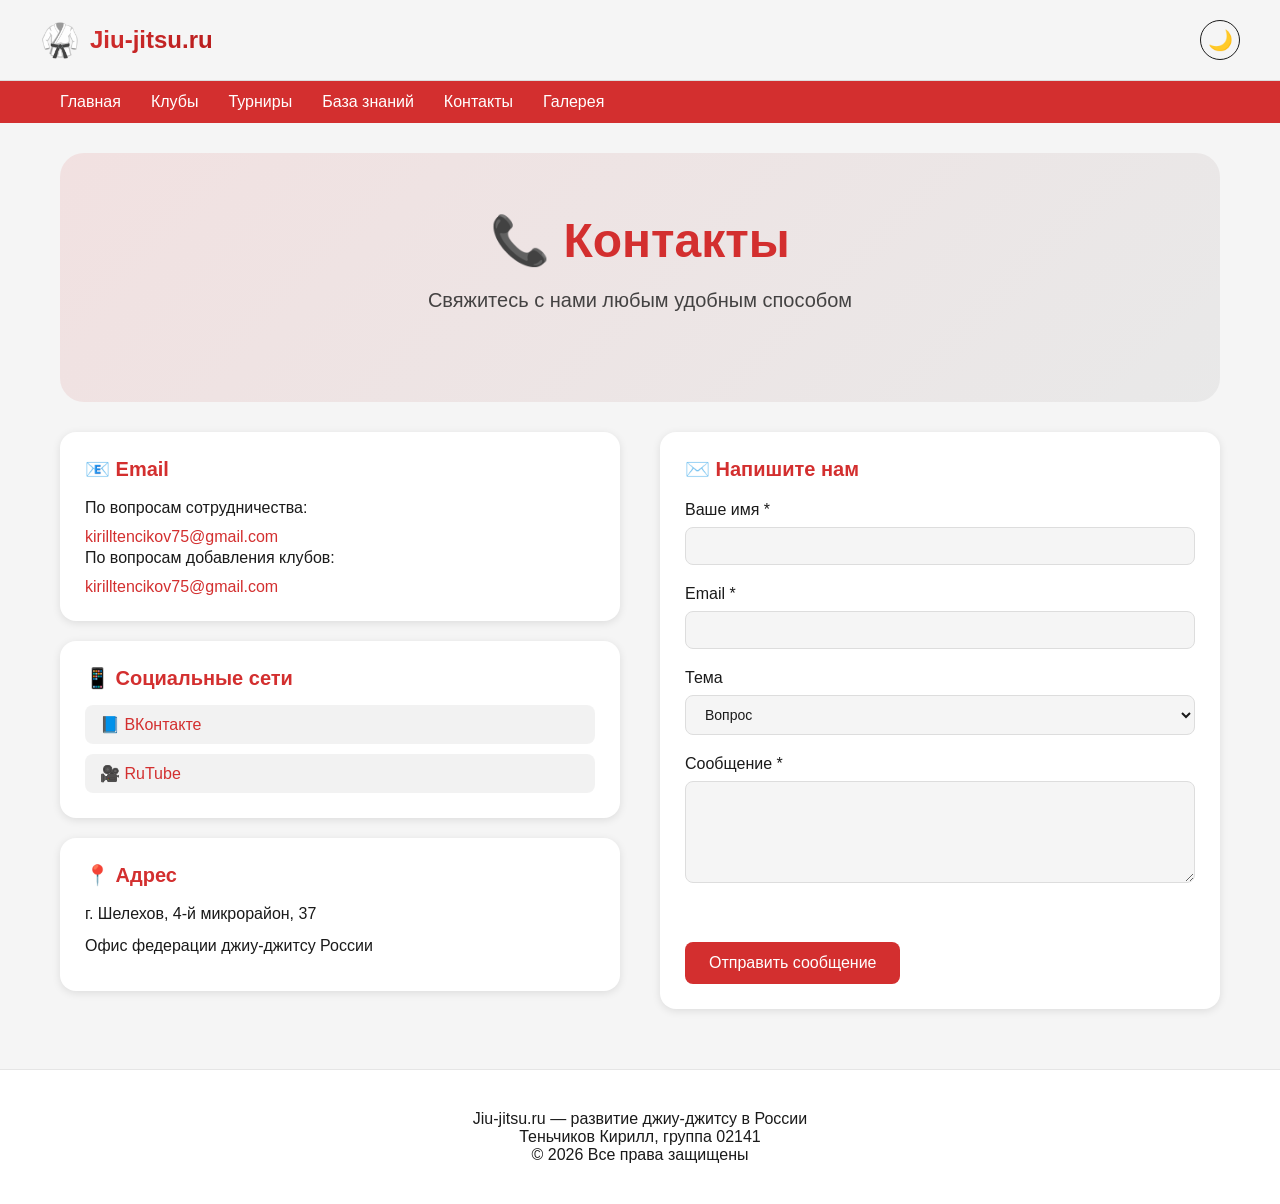
<file: docs/contacts.html>
<!DOCTYPE html>
<html lang="ru">

<head>
    <meta charset="UTF-8">
    <meta name="viewport" content="width=device-width, initial-scale=1.0">
    <title>Контакты — Jiu-jitsu.ru</title>
    <link rel="icon" href="data:image/svg+xml,<svg xmlns='http://www.w3.org/2000/svg' viewBox='0 0 100 100'><text y='.9em' font-size='90'>🥋</text></svg>">

    <!-- Подключаем стили -->
    <link rel="stylesheet" href="css/style.css">
    <link rel="stylesheet" href="css/light-theme.css" id="theme-style">
    <link rel="stylesheet" href="css/contacts.css">
</head>

<body>

    <header class="header">
        <div class="container header__container">
            <div class="logo">
                <span class="logo__icon">🥋</span>
                <span class="logo__text">Jiu-jitsu.ru</span>
            </div>
            <button class="theme-toggle" id="theme-toggle" aria-label="Сменить тему">🌙</button>
        </div>
    </header>

    <nav class="nav">
        <div class="container nav__container">
            <ul class="nav__list">
                <li class="nav__item"><a href="index.html" class="nav__link">Главная</a></li>
                <li class="nav__item"><a href="clubs.html" class="nav__link">Клубы</a></li>
                <li class="nav__item"><a href="tournaments.html" class="nav__link">Турниры</a></li>
                <li class="nav__item"><a href="knowledge.html" class="nav__link">База знаний</a></li>
                <li class="nav__item"><a href="contacts.html" class="nav__link" id="knowledge-link">Контакты</a></li>
                <li class="nav__item"><a href="gallery.html" class="nav__link" id="knowledge-link">Галерея</a></li>
            </ul>
        </div>
    </nav>

    <main class="main">
        <div class="container">
            <section class="hero">
                <h1 class="hero__title">📞 Контакты</h1>
                <p class="hero__subtitle">Свяжитесь с нами любым удобным способом</p>
            </section>

            <div class="contacts-wrapper">
                <!-- Контактная информация -->
                <div class="contacts-info">
                    <div class="contact-block">
                        <h3>📧 Email</h3>
                        <p>По вопросам сотрудничества:</p>
                        <a href="mailto:info@jiu-jitsu.ru">kirilltencikov75@gmail.com</a>
                        <p>По вопросам добавления клубов:</p>
                        <a href="mailto:clubs@jiu-jitsu.ru">kirilltencikov75@gmail.com</a>
                    </div>

                    <div class="contact-block">
                        <h3>📱 Социальные сети</h3>
                        <div class="social-icons" id="social-icons"></div>
                    </div>

                    <div class="contact-block">
                        <h3>📍 Адрес</h3>
                        <p>г. Шелехов, 4-й микрорайон, 37</p>
                        <p>Офис федерации джиу-джитсу России</p>
                    </div>
                </div>

                <!-- Форма обратной связи -->
                <div class="contact-form-wrapper">
                    <h3>✉️ Напишите нам</h3>
                    <form class="contact-form" id="contact-form">
                        <div class="form__group">
                            <label for="contact-name">Ваше имя *</label>
                            <input type="text" id="contact-name" required>
                        </div>
                        <div class="form__group">
                            <label for="contact-email">Email *</label>
                            <input type="email" id="contact-email" required>
                        </div>
                        <div class="form__group">
                            <label for="contact-subject">Тема</label>
                            <select id="contact-subject">
                                <option value="question">Вопрос</option>
                                <option value="club">Добавить клуб</option>
                                <option value="cooperation">Сотрудничество</option>
                                <option value="other">Другое</option>
                            </select>
                        </div>
                        <div class="form__group">
                            <label for="contact-message">Сообщение *</label>
                            <textarea id="contact-message" rows="5" required></textarea>
                        </div>
                        <button type="submit" class="btn btn-primary">Отправить сообщение</button>
                    </form>
                    <div id="contact-result" class="contact-result" style="display: none;"></div>
                </div>
            </div>
        </div>
    </main>

    <footer class="footer">
        <div class="container footer__container">
            <p>Jiu-jitsu.ru — развитие джиу-джитсу в России</p>
            <p>Теньчиков Кирилл, группа 02141</p>
            <p>© 2026 Все права защищены</p>
        </div>
    </footer>

    <!-- Подключаем JavaScript -->
    <script src="js/theme.js"></script>
    <script src="js/contacts.js"></script>
</body>

</html>
</file>
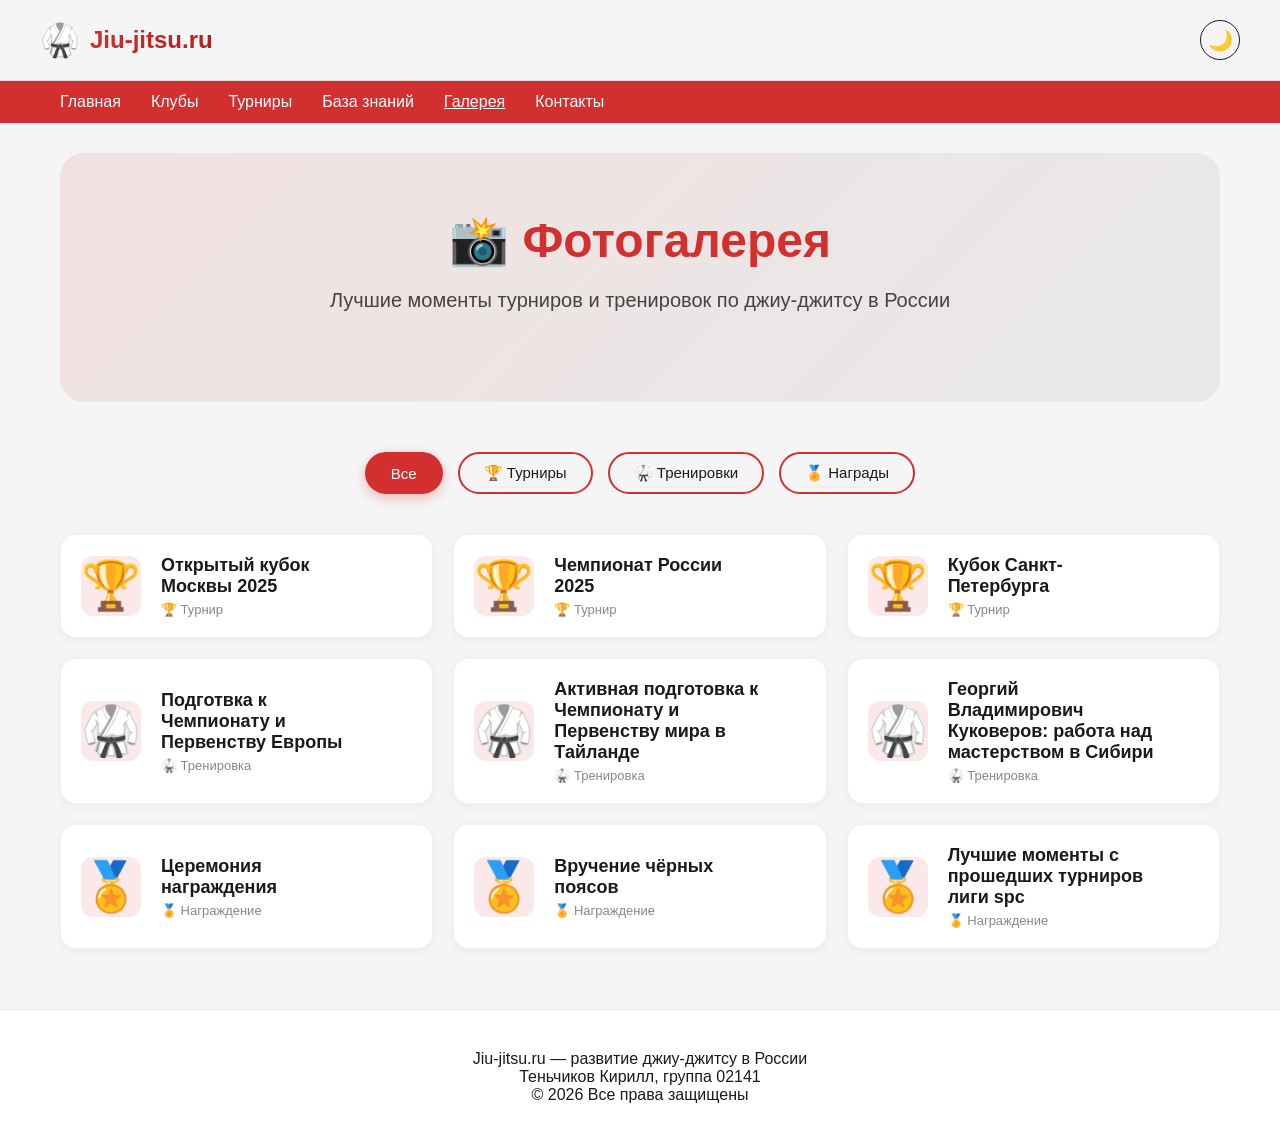
<file: docs/gallery.html>
<!DOCTYPE html>
<html lang="ru">
<head>
    <meta charset="UTF-8">
    <meta name="viewport" content="width=device-width, initial-scale=1.0">
    <title>Фотогалерея — Jiu-jitsu.ru</title>
    <link rel="icon" href="data:image/svg+xml,<svg xmlns='http://www.w3.org/2000/svg' viewBox='0 0 100 100'><text y='.9em' font-size='90'>🥋</text></svg>">
    
    <link rel="stylesheet" href="css/style.css">
    <link rel="stylesheet" href="css/light-theme.css" id="theme-style">
    <link rel="stylesheet" href="css/gallery.css">
</head>
<body>

    <header class="header">
        <div class="container header__container">
            <div class="logo">
                <span class="logo__icon">🥋</span>
                <span class="logo__text">Jiu-jitsu.ru</span>
            </div>
            <button class="theme-toggle" id="theme-toggle" aria-label="Сменить тему">🌙</button>
        </div>
    </header>

    <nav class="nav">
        <div class="container nav__container">
            <ul class="nav__list">
                <li class="nav__item"><a href="index.html" class="nav__link">Главная</a></li>
                <li class="nav__item"><a href="clubs.html" class="nav__link">Клубы</a></li>
                <li class="nav__item"><a href="tournaments.html" class="nav__link">Турниры</a></li>
                <li class="nav__item"><a href="knowledge.html" class="nav__link">База знаний</a></li>
                <li class="nav__item"><a href="gallery.html" class="nav__link nav__link--active">Галерея</a></li>
                <li class="nav__item"><a href="contacts.html" class="nav__link">Контакты</a></li>
            </ul>
        </div>
    </nav>

    <main class="main">
        <div class="container">
            <section class="hero">
                <h1 class="hero__title">📸 Фотогалерея</h1>
                <p class="hero__subtitle">Лучшие моменты турниров и тренировок по джиу-джитсу в России</p>
            </section>

            <section class="section">
                <div class="gallery-filters">
                    <button class="filter-btn active" data-filter="all">Все</button>
                    <button class="filter-btn" data-filter="tournament">🏆 Турниры</button>
                    <button class="filter-btn" data-filter="training">🥋 Тренировки</button>
                    <button class="filter-btn" data-filter="award">🏅 Награды</button>
                </div>

                <div class="gallery-links" id="gallery-links"></div>
            </section>
        </div>
    </main>

    <footer class="footer">
        <div class="container footer__container">
            <p>Jiu-jitsu.ru — развитие джиу-джитсу в России</p>
            <p>Теньчиков Кирилл, группа 02141</p>
            <p>© 2026 Все права защищены</p>
        </div>
    </footer>

    <script src="js/theme.js"></script>
    <script src="js/gallery.js"></script>
</body>
</html>
</file>
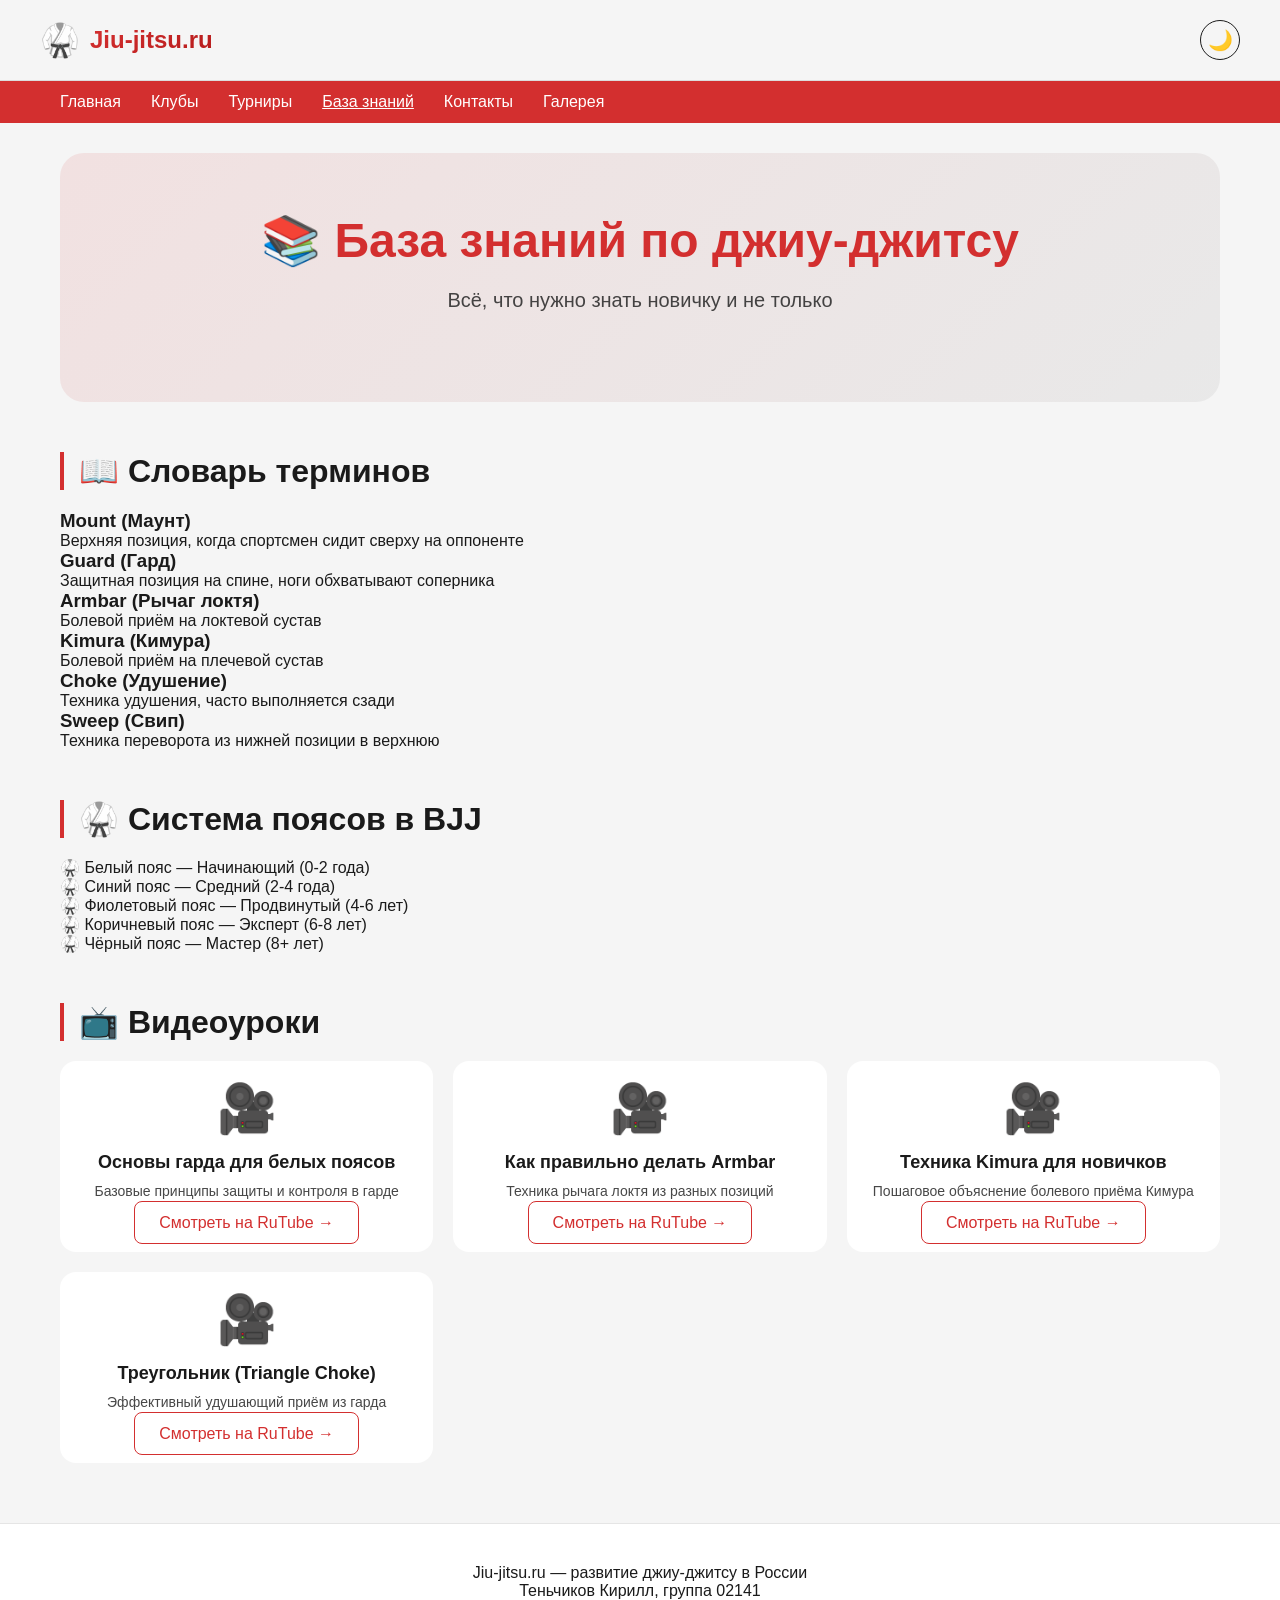
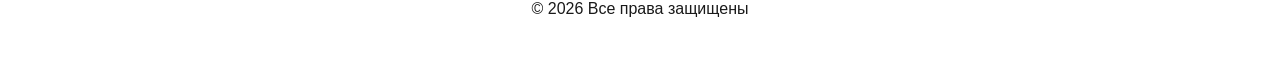
<file: docs/knowledge.html>
<!DOCTYPE html>
<html lang="ru">
<head>
    <meta charset="UTF-8">
    <meta name="viewport" content="width=device-width, initial-scale=1.0, user-scalable=yes">
    <title>База знаний по джиу-джитсу — Jiu-jitsu.ru</title>
    <link rel="icon" href="data:image/svg+xml,<svg xmlns='http://www.w3.org/2000/svg' viewBox='0 0 100 100'><text y='.9em' font-size='90'>🥋</text></svg>">
    
    <link rel="stylesheet" href="css/style.css">
    <link rel="stylesheet" href="css/light-theme.css" id="theme-style">
</head>
<body>

    <header class="header">
        <div class="container header__container">
            <div class="logo">
                <span class="logo__icon">🥋</span>
                <span class="logo__text">Jiu-jitsu.ru</span>
            </div>
            <button class="theme-toggle" id="theme-toggle" aria-label="Сменить тему">🌙</button>
        </div>
    </header>

    <nav class="nav">
        <div class="container nav__container">
            <ul class="nav__list">
                <li class="nav__item"><a href="index.html" class="nav__link">Главная</a></li>
                <li class="nav__item"><a href="clubs.html" class="nav__link">Клубы</a></li>
                <li class="nav__item"><a href="tournaments.html" class="nav__link">Турниры</a></li>
                <li class="nav__item"><a href="knowledge.html" class="nav__link nav__link--active">База знаний</a></li>
                <li class="nav__item"><a href="contacts.html" class="nav__link" id="knowledge-link">Контакты</a></li>
                <li class="nav__item"><a href="gallery.html" class="nav__link" id="knowledge-link">Галерея</a></li>
            </ul>
        </div>
    </nav>

    <main class="main">
        <div class="container">
            
            <section class="hero">
                <h1 class="hero__title">📚 База знаний по джиу-джитсу</h1>
                <p class="hero__subtitle">Всё, что нужно знать новичку и не только</p>
            </section>
            
            <section class="section">
                <h2 class="section__title">📖 Словарь терминов</h2>
                <div class="terms-grid">
                    <div class="term-card"><h3>Mount (Маунт)</h3><p>Верхняя позиция, когда спортсмен сидит сверху на оппоненте</p></div>
                    <div class="term-card"><h3>Guard (Гард)</h3><p>Защитная позиция на спине, ноги обхватывают соперника</p></div>
                    <div class="term-card"><h3>Armbar (Рычаг локтя)</h3><p>Болевой приём на локтевой сустав</p></div>
                    <div class="term-card"><h3>Kimura (Кимура)</h3><p>Болевой приём на плечевой сустав</p></div>
                    <div class="term-card"><h3>Choke (Удушение)</h3><p>Техника удушения, часто выполняется сзади</p></div>
                    <div class="term-card"><h3>Sweep (Свип)</h3><p>Техника переворота из нижней позиции в верхнюю</p></div>
                </div>
            </section>

            <section class="section">
                <h2 class="section__title">🥋 Система поясов в BJJ</h2>
                <div class="belts-system">
                    <div class="belt-card white">🥋 Белый пояс — Начинающий (0-2 года)</div>
                    <div class="belt-card blue">🥋 Синий пояс — Средний (2-4 года)</div>
                    <div class="belt-card purple">🥋 Фиолетовый пояс — Продвинутый (4-6 лет)</div>
                    <div class="belt-card brown">🥋 Коричневый пояс — Эксперт (6-8 лет)</div>
                    <div class="belt-card black">🥋 Чёрный пояс — Мастер (8+ лет)</div>
                </div>
            </section>

            <section class="section">
                <h2 class="section__title">📺 Видеоуроки</h2>
                <div class="videos-grid">
                    <div class="video-card">
                        <div class="video-thumbnail">🎥</div>
                        <h3>Основы гарда для белых поясов</h3>
                        <p>Базовые принципы защиты и контроля в гарде</p>
                        <a href="https://rutube.ru/video/42e14b961f85b3ad31ecf651e1992e3f/?r=plwd" target="_blank" class="btn btn-outline">Смотреть на RuTube →</a>
                    </div>
                    
                    <div class="video-card">
                        <div class="video-thumbnail">🎥</div>
                        <h3>Как правильно делать Armbar</h3>
                        <p>Техника рычага локтя из разных позиций</p>
                        <a href="https://rutube.ru/video/143d05ca48d555c6c17edc4151d9b62d/?r=plwd" target="_blank" class="btn btn-outline">Смотреть на RuTube →</a>
                    </div>
                    
                    <div class="video-card">
                        <div class="video-thumbnail">🎥</div>
                        <h3>Техника Kimura для новичков</h3>
                        <p>Пошаговое объяснение болевого приёма Кимура</p>
                        <a href="https://rutube.ru/video/d7647ed338095a244a1f9e7bb160ec47/?r=plwd" target="_blank" class="btn btn-outline">Смотреть на RuTube →</a>
                    </div>

                    <div class="video-card">
                        <div class="video-thumbnail">🎥</div>
                        <h3>Треугольник (Triangle Choke)</h3>
                        <p>Эффективный удушающий приём из гарда</p>
                        <a href="https://rutube.ru/video/908e50ed6cda4f4ae0834ac7f9718da6/?r=plwd" target="_blank" class="btn btn-outline">Смотреть на RuTube →</a>
                    </div>
                </div>
            </section>

        </div>
    </main>

    <footer class="footer">
        <div class="container footer__container">
            <p>Jiu-jitsu.ru — развитие джиу-джитсу в России</p>
            <p>Теньчиков Кирилл, группа 02141</p>
            <p>© 2026 Все права защищены</p>
        </div>
    </footer>

    <script src="js/theme.js"></script>
</body>
</html>
</file>
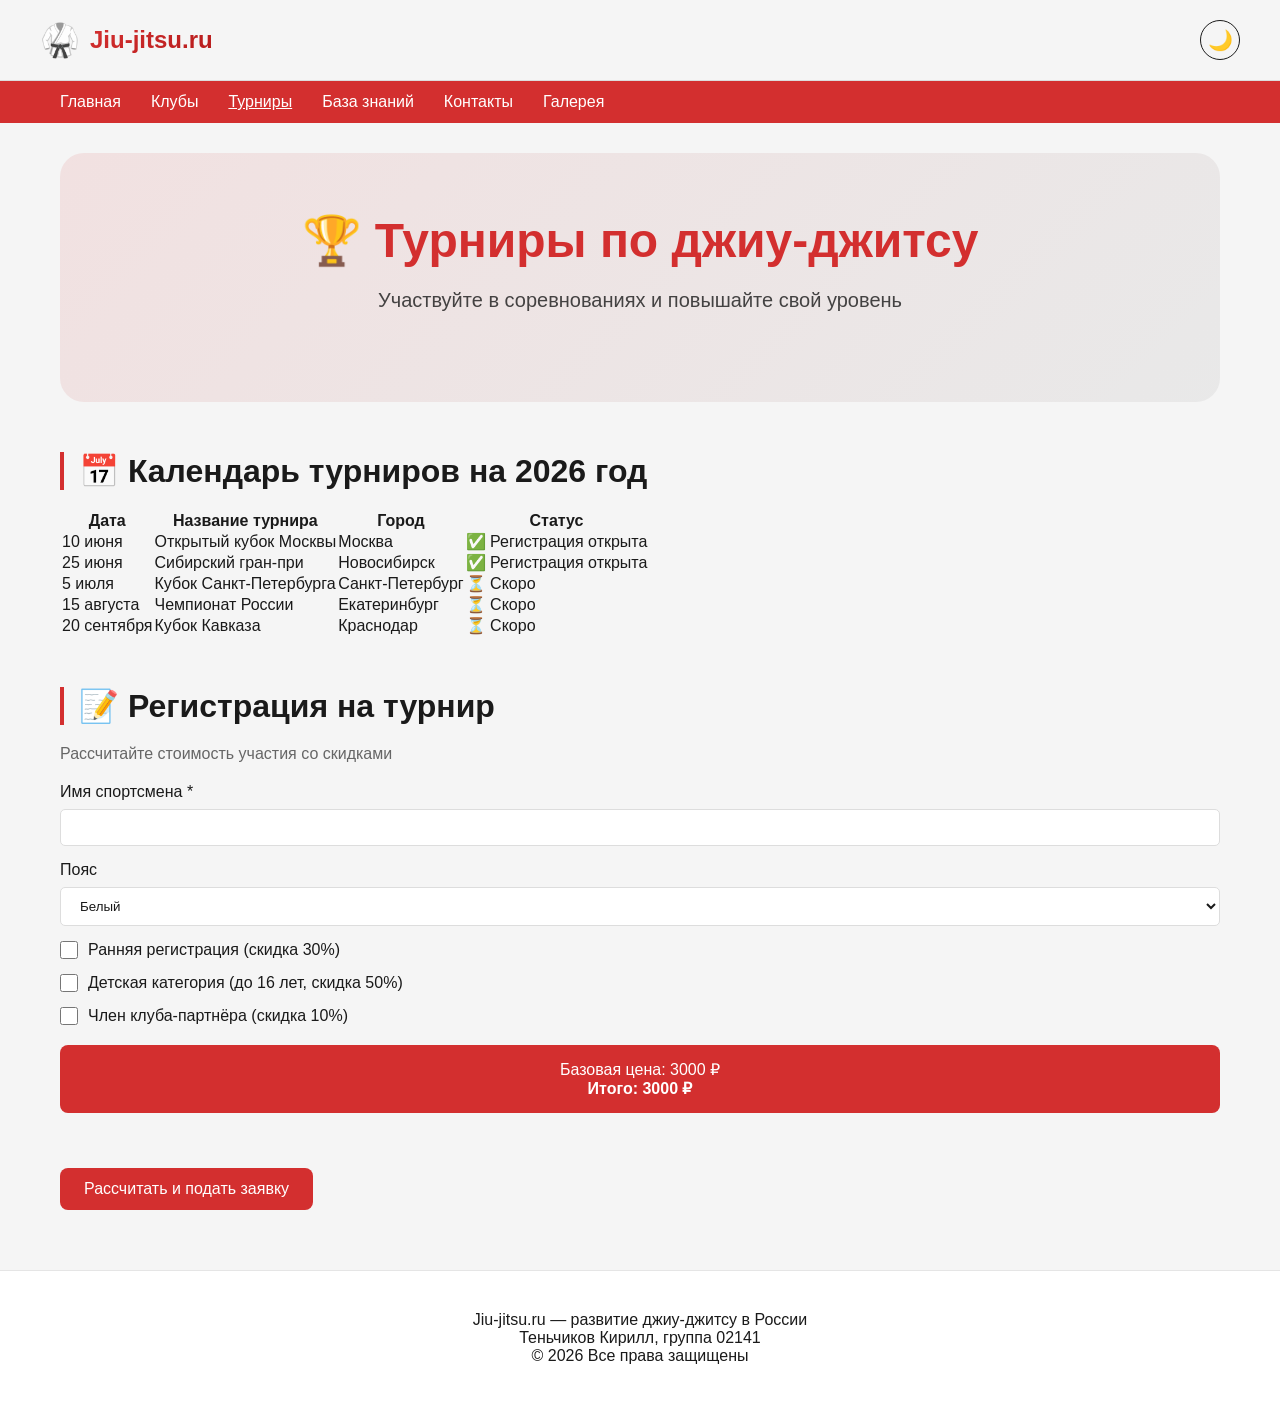
<file: docs/tournaments.html>
<!DOCTYPE html>
<html lang="ru">
<head>
    <meta charset="UTF-8">
    <meta name="viewport" content="width=device-width, initial-scale=1.0, user-scalable=yes">
    <title>Турниры по джиу-джитсу в России — Jiu-jitsu.ru</title>
    <link rel="icon" href="data:image/svg+xml,<svg xmlns='http://www.w3.org/2000/svg' viewBox='0 0 100 100'><text y='.9em' font-size='90'>🥋</text></svg>">
    
    <link rel="stylesheet" href="css/style.css">
    <link rel="stylesheet" href="css/light-theme.css" id="theme-style">
</head>
<body>

    <header class="header">
        <div class="container header__container">
            <div class="logo">
                <span class="logo__icon">🥋</span>
                <span class="logo__text">Jiu-jitsu.ru</span>
            </div>
            <button class="theme-toggle" id="theme-toggle" aria-label="Сменить тему">🌙</button>
        </div>
    </header>

    <nav class="nav">
        <div class="container nav__container">
            <ul class="nav__list">
                <li class="nav__item"><a href="index.html" class="nav__link">Главная</a></li>
                <li class="nav__item"><a href="clubs.html" class="nav__link">Клубы</a></li>
                <li class="nav__item"><a href="tournaments.html" class="nav__link nav__link--active">Турниры</a></li>
                <li class="nav__item"><a href="knowledge.html" class="nav__link">База знаний</a></li>
                <li class="nav__item"><a href="contacts.html" class="nav__link" id="knowledge-link">Контакты</a></li>
                <li class="nav__item"><a href="gallery.html" class="nav__link" id="knowledge-link">Галерея</a></li>
            </ul>
        </div>
    </nav>

    <main class="main">
        <div class="container">
            
            <section class="hero">
                <h1 class="hero__title">🏆 Турниры по джиу-джитсу</h1>
                <p class="hero__subtitle">Участвуйте в соревнованиях и повышайте свой уровень</p>
            </section>

            <section class="section">
                <h2 class="section__title">📅 Календарь турниров на 2026 год</h2>
                <div class="tournaments-table">
                    <table class="tournaments-calendar">
                        <thead>
                            <tr><th>Дата</th><th>Название турнира</th><th>Город</th><th>Статус</th></tr>
                        </thead>
                        <tbody>
                            <tr><td>10 июня</td><td>Открытый кубок Москвы</td><td>Москва</td><td>✅ Регистрация открыта</td></tr>
                            <tr><td>25 июня</td><td>Сибирский гран-при</td><td>Новосибирск</td><td>✅ Регистрация открыта</td></tr>
                            <tr><td>5 июля</td><td>Кубок Санкт-Петербурга</td><td>Санкт-Петербург</td><td>⏳ Скоро</td></tr>
                            <tr><td>15 августа</td><td>Чемпионат России</td><td>Екатеринбург</td><td>⏳ Скоро</td></tr>
                            <tr><td>20 сентября</td><td>Кубок Кавказа</td><td>Краснодар</td><td>⏳ Скоро</td></tr>
                        </tbody>
                    </table>
                </div>
            </section>

            <section class="section" id="registration-section">
                <h2 class="section__title">📝 Регистрация на турнир</h2>
                <p class="section__subtitle">Рассчитайте стоимость участия со скидками</p>
                
                <form id="reg-form" class="reg-form">
                    <div class="form__group">
                        <label for="fighter-name">Имя спортсмена *</label>
                        <input type="text" id="fighter-name" required>
                    </div>
                    <div class="form__group">
                        <label for="fighter-belt">Пояс</label>
                        <select id="fighter-belt">
                            <option value="white">Белый</option>
                            <option value="blue">Синий</option>
                            <option value="purple">Фиолетовый</option>
                            <option value="brown">Коричневый</option>
                            <option value="black">Чёрный</option>
                        </select>
                    </div>
                    <div class="form__group">
                        <label>
                            <input type="checkbox" id="early-reg"> Ранняя регистрация (скидка 30%)
                        </label>
                    </div>
                    <div class="form__group">
                        <label>
                            <input type="checkbox" id="is-child"> Детская категория (до 16 лет, скидка 50%)
                        </label>
                    </div>
                    <div class="form__group">
                        <label>
                            <input type="checkbox" id="is-member"> Член клуба-партнёра (скидка 10%)
                        </label>
                    </div>
                    
                    <div class="price-preview" id="price-preview">
                        Базовая цена: 3000 ₽
                    </div>
                    
                    <button type="submit" class="btn btn-primary">Рассчитать и подать заявку</button>
                </form>
                
                <div id="registration-result" class="reg-result" style="display: none;"></div>
            </section>

        </div>
    </main>

    <footer class="footer">
        <div class="container footer__container">
            <p>Jiu-jitsu.ru — развитие джиу-джитсу в России</p>
            <p>Теньчиков Кирилл, группа 02141</p>
            <p>© 2026 Все права защищены</p>
        </div>
    </footer>

    <script src="js/theme.js"></script>
    <script src="js/storage.js"></script>
    <script src="js/app2.js"></script>
</body>
</html>
</file>
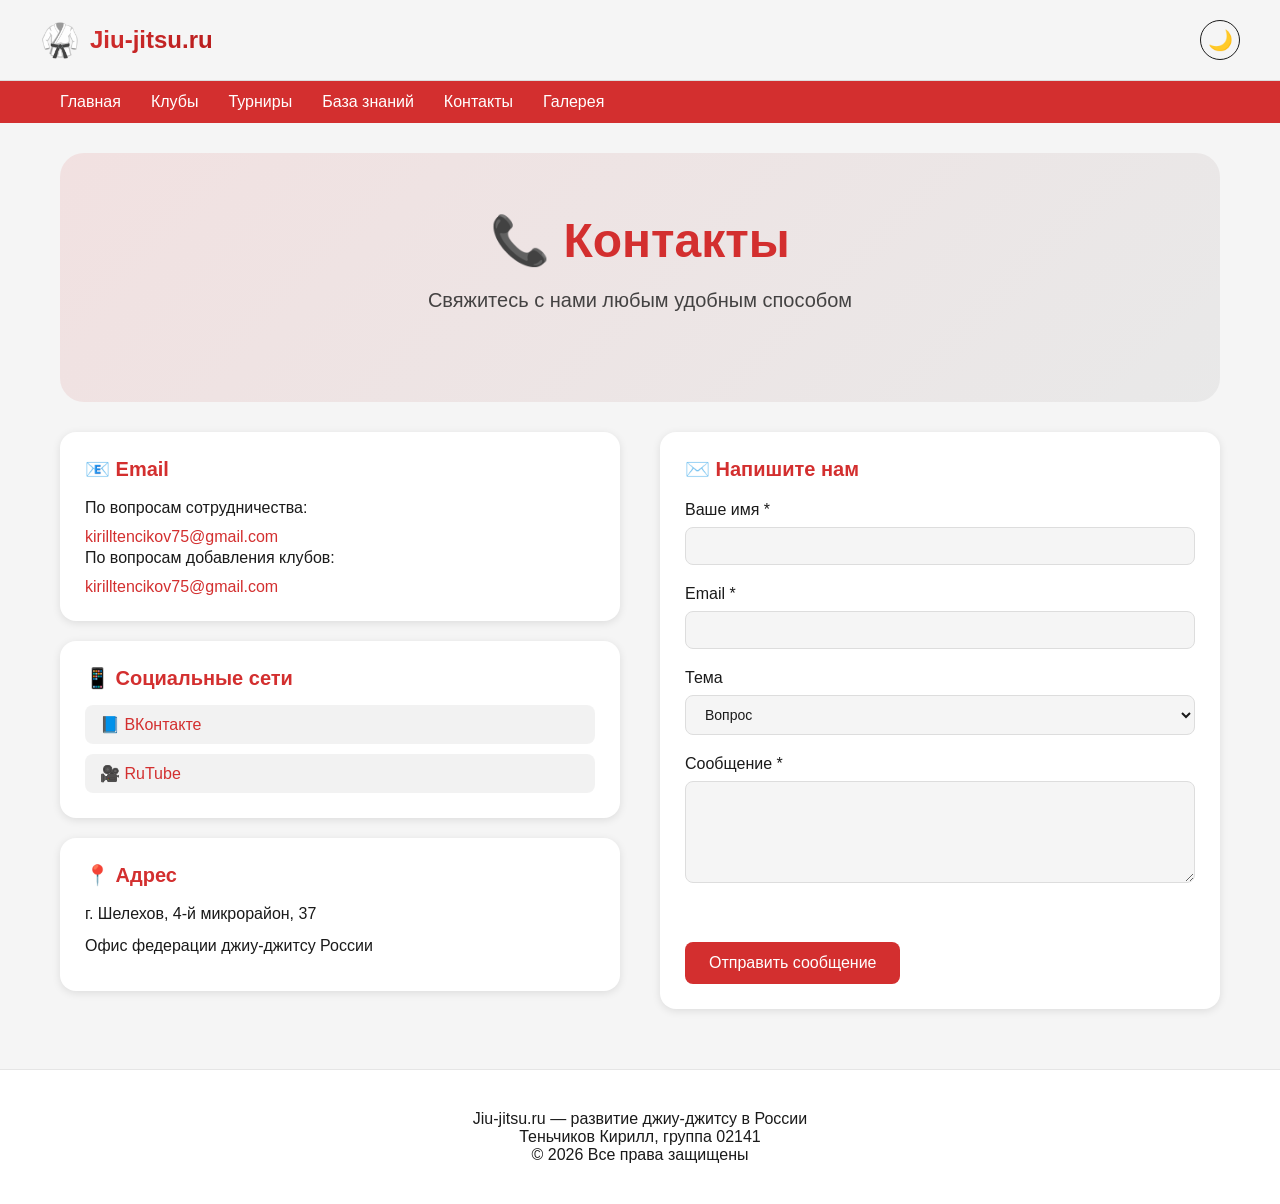
<file: jiu-jitsu_russia/jiu-jitsu_russia/contacts.html>
<!DOCTYPE html>
<html lang="ru">

<head>
    <meta charset="UTF-8">
    <meta name="viewport" content="width=device-width, initial-scale=1.0">
    <title>Контакты — Jiu-jitsu.ru</title>
    <link rel="icon" href="data:image/svg+xml,<svg xmlns='http://www.w3.org/2000/svg' viewBox='0 0 100 100'><text y='.9em' font-size='90'>🥋</text></svg>">

    <!-- Подключаем стили -->
    <link rel="stylesheet" href="css/style.css">
    <link rel="stylesheet" href="css/light-theme.css" id="theme-style">
    <link rel="stylesheet" href="css/contacts.css">
</head>

<body>

    <header class="header">
        <div class="container header__container">
            <div class="logo">
                <span class="logo__icon">🥋</span>
                <span class="logo__text">Jiu-jitsu.ru</span>
            </div>
            <button class="theme-toggle" id="theme-toggle" aria-label="Сменить тему">🌙</button>
        </div>
    </header>

    <nav class="nav">
        <div class="container nav__container">
            <ul class="nav__list">
                <li class="nav__item"><a href="index.html" class="nav__link">Главная</a></li>
                <li class="nav__item"><a href="clubs.html" class="nav__link">Клубы</a></li>
                <li class="nav__item"><a href="tournaments.html" class="nav__link">Турниры</a></li>
                <li class="nav__item"><a href="knowledge.html" class="nav__link">База знаний</a></li>
                <li class="nav__item"><a href="contacts.html" class="nav__link">Контакты</a></li>
                <li class="nav__item"><a href="gallery.html" class="nav__link">Галерея</a></li>
            </ul>
        </div>
    </nav>

    <main class="main">
        <div class="container">
            <section class="hero">
                <h1 class="hero__title">📞 Контакты</h1>
                <p class="hero__subtitle">Свяжитесь с нами любым удобным способом</p>
            </section>

            <div class="contacts-wrapper">
                <!-- Контактная информация -->
                <div class="contacts-info">
                    <div class="contact-block">
                        <h3>📧 Email</h3>
                        <p>По вопросам сотрудничества:</p>
                        <a href="mailto:info@jiu-jitsu.ru">kirilltencikov75@gmail.com</a>
                        <p>По вопросам добавления клубов:</p>
                        <a href="mailto:clubs@jiu-jitsu.ru">kirilltencikov75@gmail.com</a>
                    </div>

                    <div class="contact-block">
                        <h3>📱 Социальные сети</h3>
                        <div class="social-icons" id="social-icons"></div>
                    </div>

                    <div class="contact-block">
                        <h3>📍 Адрес</h3>
                        <p>г. Шелехов, 4-й микрорайон, 37</p>
                        <p>Офис федерации джиу-джитсу России</p>
                    </div>
                </div>

                <!-- Форма обратной связи -->
                <div class="contact-form-wrapper">
                    <h3>✉️ Напишите нам</h3>
                    <form class="contact-form" id="contact-form">
                        <div class="form__group">
                            <label for="contact-name">Ваше имя *</label>
                            <input type="text" id="contact-name" required>
                        </div>
                        <div class="form__group">
                            <label for="contact-email">Email *</label>
                            <input type="email" id="contact-email" required>
                        </div>
                        <div class="form__group">
                            <label for="contact-subject">Тема</label>
                            <select id="contact-subject">
                                <option value="question">Вопрос</option>
                                <option value="club">Добавить клуб</option>
                                <option value="cooperation">Сотрудничество</option>
                                <option value="other">Другое</option>
                            </select>
                        </div>
                        <div class="form__group">
                            <label for="contact-message">Сообщение *</label>
                            <textarea id="contact-message" rows="5" required></textarea>
                        </div>
                        <button type="submit" class="btn btn-primary">Отправить сообщение</button>
                    </form>
                    <div id="contact-result" class="contact-result" style="display: none;"></div>
                </div>
            </div>
        </div>
    </main>

    <footer class="footer">
        <div class="container footer__container">
            <p>Jiu-jitsu.ru — развитие джиу-джитсу в России</p>
            <p>Теньчиков Кирилл, группа 02141</p>
            <p>© 2026 Все права защищены</p>
        </div>
    </footer>

    <!-- Подключаем JavaScript -->
    <script src="js/theme.js"></script>
    <script src="js/contacts.js"></script>
</body>

</html>
</file>
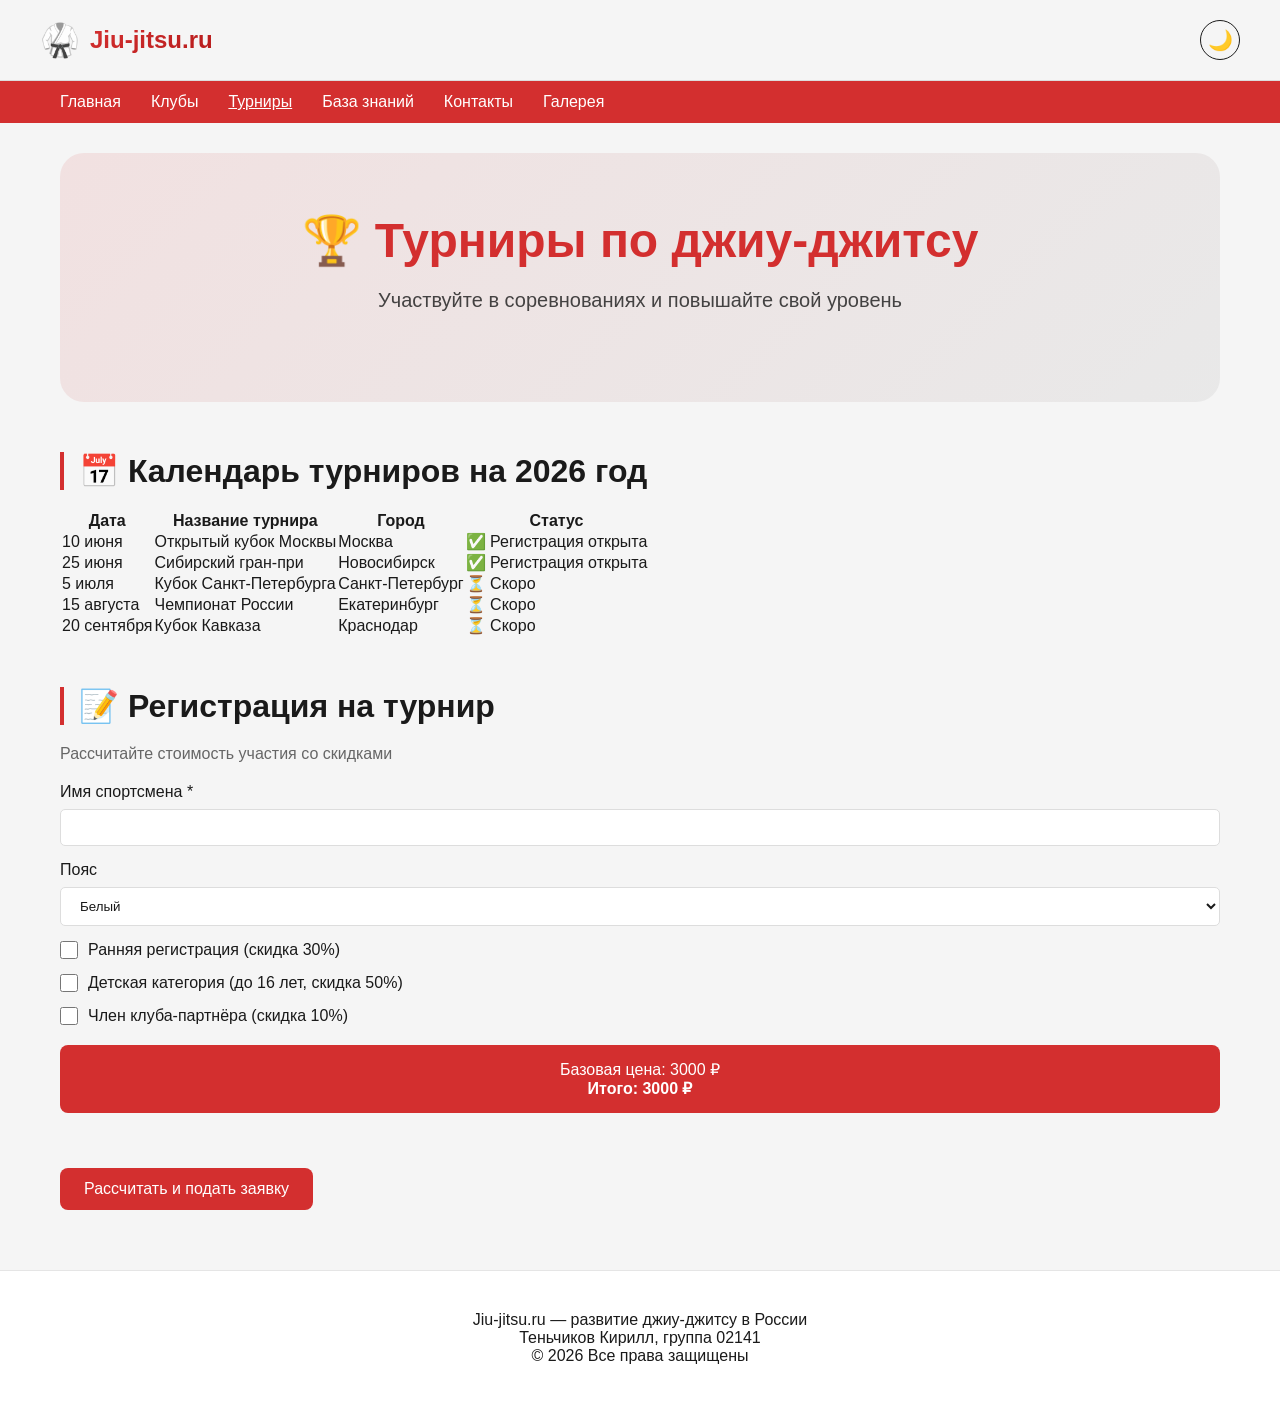
<file: jiu-jitsu_russia/jiu-jitsu_russia/tournaments.html>
<!DOCTYPE html>
<html lang="ru">
<head>
    <meta charset="UTF-8">
    <meta name="viewport" content="width=device-width, initial-scale=1.0, user-scalable=yes">
    <title>Турниры по джиу-джитсу в России — Jiu-jitsu.ru</title>
    <link rel="icon" href="data:image/svg+xml,<svg xmlns='http://www.w3.org/2000/svg' viewBox='0 0 100 100'><text y='.9em' font-size='90'>🥋</text></svg>">
    
    <link rel="stylesheet" href="css/style.css">
    <link rel="stylesheet" href="css/light-theme.css" id="theme-style">
</head>
<body>

    <header class="header">
        <div class="container header__container">
            <div class="logo">
                <span class="logo__icon">🥋</span>
                <span class="logo__text">Jiu-jitsu.ru</span>
            </div>
            <button class="theme-toggle" id="theme-toggle" aria-label="Сменить тему">🌙</button>
        </div>
    </header>

    <nav class="nav">
        <div class="container nav__container">
            <ul class="nav__list">
                <li class="nav__item"><a href="index.html" class="nav__link">Главная</a></li>
                <li class="nav__item"><a href="clubs.html" class="nav__link">Клубы</a></li>
                <li class="nav__item"><a href="tournaments.html" class="nav__link nav__link--active">Турниры</a></li>
                <li class="nav__item"><a href="knowledge.html" class="nav__link">База знаний</a></li>
                <li class="nav__item"><a href="contacts.html" class="nav__link">Контакты</a></li>
                <li class="nav__item"><a href="gallery.html" class="nav__link">Галерея</a></li>
            </ul>
        </div>
    </nav>

    <main class="main">
        <div class="container">
            
            <section class="hero">
                <h1 class="hero__title">🏆 Турниры по джиу-джитсу</h1>
                <p class="hero__subtitle">Участвуйте в соревнованиях и повышайте свой уровень</p>
            </section>

            <section class="section">
                <h2 class="section__title">📅 Календарь турниров на 2026 год</h2>
                <div class="tournaments-table">
                    <table class="tournaments-calendar">
                        <thead>
                            <tr><th>Дата</th><th>Название турнира</th><th>Город</th><th>Статус</th></tr>
                        </thead>
                        <tbody>
                            <tr><td>10 июня</td><td>Открытый кубок Москвы</td><td>Москва</td><td>✅ Регистрация открыта</td></tr>
                            <tr><td>25 июня</td><td>Сибирский гран-при</td><td>Новосибирск</td><td>✅ Регистрация открыта</td></tr>
                            <tr><td>5 июля</td><td>Кубок Санкт-Петербурга</td><td>Санкт-Петербург</td><td>⏳ Скоро</td></tr>
                            <tr><td>15 августа</td><td>Чемпионат России</td><td>Екатеринбург</td><td>⏳ Скоро</td></tr>
                            <tr><td>20 сентября</td><td>Кубок Кавказа</td><td>Краснодар</td><td>⏳ Скоро</td></tr>
                        </tbody>
                    </table>
                </div>
            </section>

            <section class="section" id="registration-section">
                <h2 class="section__title">📝 Регистрация на турнир</h2>
                <p class="section__subtitle">Рассчитайте стоимость участия со скидками</p>
                
                <form id="reg-form" class="reg-form">
                    <div class="form__group">
                        <label for="fighter-name">Имя спортсмена *</label>
                        <input type="text" id="fighter-name" required>
                    </div>
                    <div class="form__group">
                        <label for="fighter-belt">Пояс</label>
                        <select id="fighter-belt">
                            <option value="white">Белый</option>
                            <option value="blue">Синий</option>
                            <option value="purple">Фиолетовый</option>
                            <option value="brown">Коричневый</option>
                            <option value="black">Чёрный</option>
                        </select>
                    </div>
                    <div class="form__group">
                        <label>
                            <input type="checkbox" id="early-reg"> Ранняя регистрация (скидка 30%)
                        </label>
                    </div>
                    <div class="form__group">
                        <label>
                            <input type="checkbox" id="is-child"> Детская категория (до 16 лет, скидка 50%)
                        </label>
                    </div>
                    <div class="form__group">
                        <label>
                            <input type="checkbox" id="is-member"> Член клуба-партнёра (скидка 10%)
                        </label>
                    </div>
                    
                    <div class="price-preview" id="price-preview">
                        Базовая цена: 3000 ₽
                    </div>
                    
                    <button type="submit" class="btn btn-primary">Рассчитать и подать заявку</button>
                </form>
                
                <div id="registration-result" class="reg-result" style="display: none;"></div>
            </section>

        </div>
    </main>

    <footer class="footer">
        <div class="container footer__container">
            <p>Jiu-jitsu.ru — развитие джиу-джитсу в России</p>
            <p>Теньчиков Кирилл, группа 02141</p>
            <p>© 2026 Все права защищены</p>
        </div>
    </footer>

    <script src="js/theme.js"></script>
    <script src="js/storage.js"></script>
    <script src="js/app2.js"></script>
</body>
</html>
</file>
<file: docs/css/style.css>
* {
    margin: 0;
    padding: 0;
    box-sizing: border-box;
}

body {
    font-family: -apple-system, BlinkMacSystemFont, 'Segoe UI', Roboto, sans-serif;
    background-color: var(--bg-color, #F5F5F5);
    color: var(--text-color, #1A1A1A);
    transition: background-color 0.3s, color 0.3s;
}

.container {
    max-width: 1200px;
    margin: 0 auto;
    padding: 0 20px;
}

.header {
    border-bottom: 1px solid rgba(0,0,0,0.1);
}

.header__container {
    display: flex;
    justify-content: space-between;
    align-items: center;
    padding: 20px 0;
}

.logo {
    display: flex;
    align-items: center;
    gap: 10px;
    font-size: 24px;
    font-weight: bold;
}

.logo__icon {
    font-size: 32px;
}

.logo__text {
    background: linear-gradient(135deg, var(--accent-color, #D32F2F), #B71C1C);
    -webkit-background-clip: text;
    background-clip: text;
    color: transparent;
}

.theme-toggle {
    background: none;
    border: 1px solid var(--text-color);
    border-radius: 50%;
    width: 40px;
    height: 40px;
    cursor: pointer;
    font-size: 20px;
    transition: all 0.3s;
}

.theme-toggle:hover {
    transform: scale(1.1);
}

.nav {
    background-color: var(--accent-color, #D32F2F);
    padding: 12px 0;
    position: sticky;
    top: 0;
    z-index: 100;
}

.nav__list {
    display: flex;
    gap: 30px;
    list-style: none;
}

.nav__link {
    color: white;
    text-decoration: none;
    font-weight: 500;
    transition: opacity 0.3s;
}

.nav__link:hover {
    opacity: 0.8;
    text-decoration: underline;
}

.nav__link--active {
    text-decoration: underline;
}

.hero {
    text-align: center;
    padding: 60px 20px;
    background: linear-gradient(135deg, rgba(211,47,47,0.1), rgba(0,0,0,0.05));
    border-radius: 24px;
    margin: 30px 0;
}

.hero__title {
    font-size: 48px;
    margin-bottom: 20px;
    color: var(--accent-color);
}

.hero__subtitle {
    font-size: 20px;
    margin-bottom: 30px;
    opacity: 0.8;
}

.btn {
    padding: 12px 24px;
    border: none;
    border-radius: 8px;
    cursor: pointer;
    font-size: 16px;
    font-weight: 500;
    transition: all 0.3s;
    text-decoration: none;
}

.btn-primary {
    background-color: var(--accent-color, #D32F2F);
    color: white;
    margin-top: 35px;
    display: inline-block;
}

.btn-outline {
    background: none;
    border: 1px solid var(--accent-color);
    color: var(--accent-color)
}

.btn-outline:hover {
    background-color: var(--accent-color);
    color: white;
}

.btn-primary:hover, .btn-outline:hover {
    transform: translateY(-2px);
    box-shadow: 0 4px 12px rgba(0,0,0,0.2);
}

.section {
    margin: 50px 0;
}

.section__title {
    font-size: 32px;
    margin-bottom: 20px;
    border-left: 4px solid var(--accent-color);
    padding-left: 15px;
}

.section__subtitle {
    color: #666;
    margin-bottom: 20px;
}

.clubs-grid, .tournaments-grid, .news-grid {
    display: grid;
    grid-template-columns: repeat(auto-fill, minmax(280px, 1fr));
    gap: 20px;
    margin-top: 20px;
}

.club-card, .tournament-card{
    background-color: var(--card-bg, white);
    padding: 20px;
    border-radius: 16px;
    box-shadow: 0 2px 8px rgba(0,0,0,0.1);
    transition: transform 0.3s, box-shadow 0.3s;
}

.club-card:hover, .tournament-card:hover{
    transform: translateY(-5px);
    box-shadow: 0 8px 24px rgba(0,0,0,0.15);
}

.news-card {
    background-color: var(--card-bg, white);
    padding: 20px;
    border-radius: 16px;
    box-shadow: 0 2px 8px rgba(0,0,0,0.1);
    transition: transform 0.3s, box-shadow 0.3s;
    display: flex;
    flex-direction: column;
    height: 100%;
}

.news-card .btn,
.news-card .btn-outline {
    margin-top: auto;
    align-self: flex-start;
}

.tournament-reg-btn {
    margin-top: 15px;
    display: inline-block;
}

.club-month {
    display: grid;
    grid-template-columns: 1fr 1fr;
    gap: 30px;
    background-color: var(--card-bg, white);
    border-radius: 24px;
    overflow: hidden;
    box-shadow: 0 4px 20px rgba(0,0,0,0.1);
}

.club-month__info {
    padding: 30px;
}

.club-month__video iframe {
    width: 100%;
    height: 300px;
    border: none;
}


.form__group label {
    display: block;
    margin-bottom: 8px;
    font-weight: 500;
}

.form__group input, .form__group select {
    width: 100%;
    padding: 10px 15px;
    border-radius: 5px;
    border: 1px solid #ddd;
    background-color: var(--card-bg, white);
    color: var(--text-color);
}

.form__group input:focus, .form__group select:focus {
    outline: none;
    border-color: var(--accent-color);
}

.price-preview {
    background-color: var(--accent-color);
    color: white;
    padding: 15px;
    border-radius: 8px;
    margin: 20px 0;
    text-align: center;
}

.reg-result {
    margin-top: 20px;
    padding: 15px;
    border-radius: 8px;
    background-color: #4CAF50;
    color: white;
}

.info-message {
    text-align: center;
    padding: 40px;
    color: #666;
    background-color: var(--card-bg);
    border-radius: 16px;
}

.error-message {
    text-align: center;
    padding: 40px;
    color: #D32F2F;
    background-color: #FFEBEE;
    border-radius: 16px;
}

.loading {
    text-align: center;
    padding: 40px;
    font-size: 18px;
}

.video-card {
    background-color: var(--card-bg, white);
    border-radius: 16px;
    padding: 20px;
    text-align: center;
    transition: transform 0.3s, box-shadow 0.3s;
}

.video-card:hover {
    transform: translateY(-5px);
    box-shadow: 0 8px 24px rgba(0,0,0,0.15);
}

.video-thumbnail {
    font-size: 48px;
    margin-bottom: 15px;
}

.video-card h3 {
    margin-bottom: 10px;
    font-size: 18px;
}

.video-card p {
    margin-bottom: 15px;
    font-size: 14px;
    opacity: 0.8;
}

.videos-grid {
    display: grid;
    grid-template-columns: repeat(auto-fill, minmax(280px, 1fr));
    gap: 20px;
}

.footer {
    background-color: var(--card-bg);
    margin-top: 60px;
    padding: 40px 0;
    text-align: center;
    border-top: 1px solid rgba(0,0,0,0.1);
}

.news-links {
    margin-top: 20px;
    display: inline-block;
}

/* Адаптив для мобильных устройств */
@media (max-width: 768px) {
    .hero__title {
        font-size: 32px;
    }
    
    .hero__subtitle {
        font-size: 16px;
    }
    
    .clubs-grid, .tournaments-grid, .news-grid {
        grid-template-columns: 1fr;
    }
    
    .club-month {
        grid-template-columns: 1fr;
    }
    
    .nav__list {
        flex-wrap: wrap;
        justify-content: center;
        gap: 15px;
    }
    
    .section__title {
        font-size: 24px;
    }
    
    .container {
        padding: 0 15px;
    }
}

@media (max-width: 480px) {
    .header__container {
        flex-direction: column;
        gap: 10px;
    }
    
    .btn {
        width: 100%;
    }
}

/*КАРТА КЛУБОВ */
#club-map {
    height: 450px;
    width: 100%;
    border-radius: 20px;
    margin-top: 20px;
    margin-bottom: 30px;
    box-shadow: 0 4px 15px rgba(0, 0, 0, 0.1);
    z-index: 1;
    overflow: hidden;
}

.custom-popup .leaflet-popup-content-wrapper {
    border-radius: 12px;
    background-color: var(--card-bg);
    color: var(--text-color);
}

.custom-popup .leaflet-popup-tip {
    background-color: var(--card-bg);
}

.club-popup {
    font-family: -apple-system, BlinkMacSystemFont, 'Segoe UI', Roboto, sans-serif;
}

.club-popup h4 {
    margin: 0 0 5px 0;
    color: var(--accent-color);
    font-size: 16px;
}

.club-popup p {
    margin: 5px 0;
    font-size: 13px;
}

.club-popup a {
    color: var(--accent-color);
    text-decoration: none;
    font-size: 13px;
}

.club-popup a:hover {
    text-decoration: underline;
}

/* Адаптив для мобильных устройств */
@media (max-width: 768px) {
    #club-map {
        height: 350px;
        border-radius: 16px;
    }
}

@media (max-width: 480px) {
    #club-map {
        height: 300px;
    }
}

.filters {
    display: flex;
    gap: 15px;
    margin-top: 20px;
    margin-bottom: 30px;
    flex-wrap: wrap;
}

.filter-input, .filter-select {
    padding: 12px 16px;
    border-radius: 8px;
    border: 1px solid #ddd;
    background-color: var(--card-bg, white);
    color: var(--text-color);
    font-size: 16px;
    flex: 1;
    min-width: 200px;
    transition: border-color 0.3s, box-shadow 0.3s;
}

.filter-input:focus, .filter-select:focus {
    outline: none;
    border-color: var(--accent-color, #D32F2F);
    box-shadow: 0 0 0 3px rgba(211, 47, 47, 0.1);
}

.filter-input::placeholder {
    color: #999;
}

@media (max-width: 768px) {
    .filters {
        flex-direction: column;
        gap: 10px;
    }
    
    .filter-input, .filter-select {
        width: 100%;
        min-width: auto;
    }
}

.form__group {
    margin-bottom: 15px;
}

.form__group label {
    display: flex;
    align-items: center;
    gap: 10px;
    cursor: pointer;
}


.form__group input[type="checkbox"] {
    width: 18px;
    height: 18px;
    margin: 0;
    cursor: pointer;
    flex-shrink: 0;
}

.form__group label span {
    flex: 1;
}
</file>
<file: docs/css/light-theme.css>
:root {
    --bg-color: #F5F5F5;
    --text-color: #1A1A1A;
    --accent-color: #D32F2F;
    --card-bg: #FFFFFF;
}
</file>
<file: docs/css/contacts.css>
.contacts-wrapper {
    display: grid;
    grid-template-columns: 1fr 1fr;
    gap: 40px;
}

.contacts-info {
    display: flex;
    flex-direction: column;
    gap: 20px;
}

.contact-block {
    background-color: var(--card-bg, white);
    padding: 25px;
    border-radius: 16px;
    box-shadow: 0 2px 8px rgba(0,0,0,0.1);
}

.contact-block h3 {
    margin-bottom: 15px;
    color: var(--accent-color, #D32F2F);
    font-size: 20px;
}

.contact-block p {
    margin-bottom: 8px;
    line-height: 1.5;
}

.contact-block a {
    color: var(--accent-color, #D32F2F);
    text-decoration: none;
    word-break: break-all;
}

.contact-block a:hover {
    text-decoration: underline;
}

.social-icons {
    display: flex;
    flex-direction: column;
    gap: 10px;
}

.social-icon {
    display: inline-block;
    padding: 10px 15px;
    background-color: rgba(0,0,0,0.05);
    border-radius: 8px;
    text-decoration: none;
    color: var(--text-color, #1A1A1A);
    transition: all 0.3s;
}

.social-icon:hover {
    background-color: var(--accent-color, #D32F2F);
    color: white;
    transform: translateX(5px);
}

.contact-form-wrapper {
    background-color: var(--card-bg, white);
    padding: 25px;
    border-radius: 16px;
    box-shadow: 0 2px 8px rgba(0,0,0,0.1);
}

.contact-form-wrapper h3 {
    margin-bottom: 20px;
    color: var(--accent-color, #D32F2F);
    font-size: 20px;
}

.contact-form .form__group {
    margin-bottom: 20px;
}

.contact-form label {
    display: block;
    margin-bottom: 8px;
    font-weight: 500;
}

.contact-form input,
.contact-form select,
.contact-form textarea {
    width: 100%;
    padding: 10px 15px;
    border-radius: 8px;
    border: 1px solid #ddd;
    background-color: var(--bg-color, #F5F5F5);
    color: var(--text-color, #1A1A1A);
    font-size: 14px;
}

.contact-form input:focus,
.contact-form select:focus,
.contact-form textarea:focus {
    outline: none;
    border-color: var(--accent-color, #D32F2F);
}

.contact-form textarea {
    resize: vertical;
    font-family: inherit;
}

.contact-result {
    margin-top: 20px;
    padding: 15px;
    border-radius: 8px;
    background-color: #4CAF50;
    color: white;
    text-align: center;
    animation: fadeIn 0.5s;
}

@keyframes fadeIn {
    from {
        opacity: 0;
        transform: translateY(-10px);
    }
    to {
        opacity: 1;
        transform: translateY(0);
    }
}

/* Адаптив для мобильных устройств */
@media (max-width: 768px) {
    .contacts-wrapper {
        grid-template-columns: 1fr;
        gap: 20px;
    }
    
    .contact-block {
        padding: 20px;
    }
    
    .contact-form-wrapper {
        padding: 20px;
    }
}
</file>
<file: docs/css/gallery.css>
/* ========== ГАЛЕРЕЯ (ССЫЛКИ БЕЗ КАРТИНОК) ========== */

/* Кнопки фильтрации */
.gallery-filters {
    display: flex;
    gap: 15px;
    justify-content: center;
    margin-bottom: 40px;
    flex-wrap: wrap;
}

.filter-btn {
    padding: 10px 24px;
    border: 2px solid var(--accent-color, #D32F2F);
    background: transparent;
    color: var(--text-color, #1A1A1A);
    border-radius: 40px;
    cursor: pointer;
    font-size: 15px;
    font-weight: 500;
    transition: all 0.3s ease;
}

.filter-btn:hover {
    background-color: var(--accent-color, #D32F2F);
    color: white;
    transform: translateY(-2px);
}

.filter-btn.active {
    background-color: var(--accent-color, #D32F2F);
    color: white;
    box-shadow: 0 4px 12px rgba(211, 47, 47, 0.3);
}

/* Сетка ссылок */
.gallery-links {
    display: grid;
    grid-template-columns: repeat(auto-fill, minmax(350px, 1fr));
    gap: 20px;
}

/* Стиль карточки-ссылки */
.gallery-link-card {
    display: flex;
    align-items: center;
    gap: 20px;
    padding: 20px;
    background-color: var(--card-bg, white);
    border-radius: 16px;
    text-decoration: none;
    transition: all 0.3s ease;
    border: 1px solid rgba(0, 0, 0, 0.05);
    box-shadow: 0 2px 8px rgba(0, 0, 0, 0.05);
}

.gallery-link-card:hover {
    transform: translateX(8px);
    background-color: var(--accent-color, #D32F2F);
    box-shadow: 0 8px 20px rgba(211, 47, 47, 0.2);
}

/* Иконка */
.gallery-icon {
    font-size: 48px;
    width: 60px;
    height: 60px;
    display: flex;
    align-items: center;
    justify-content: center;
    background-color: rgba(211, 47, 47, 0.1);
    border-radius: 12px;
    transition: all 0.3s ease;
}

.gallery-link-card:hover .gallery-icon {
    background-color: rgba(255, 255, 255, 0.2);
    transform: scale(1.05);
}

/* Информация */
.gallery-info {
    flex: 1;
}

.gallery-title {
    font-size: 18px;
    font-weight: 600;
    color: var(--text-color, #1A1A1A);
    margin-bottom: 5px;
    display: block;
    transition: color 0.3s;
}

.gallery-category {
    font-size: 13px;
    color: #888;
    display: block;
    transition: color 0.3s;
}

.gallery-link-card:hover .gallery-title,
.gallery-link-card:hover .gallery-category {
    color: white;
}

/* Стрелка */
.gallery-arrow {
    font-size: 24px;
    color: var(--accent-color, #D32F2F);
    transition: all 0.3s ease;
    opacity: 0;
    transform: translateX(-10px);
}

.gallery-link-card:hover .gallery-arrow {
    opacity: 1;
    transform: translateX(0);
    color: white;
}

/* Адаптив */
@media (max-width: 768px) {
    .gallery-links {
        grid-template-columns: 1fr;
    }
    
    .gallery-link-card {
        padding: 15px;
    }
    
    .gallery-icon {
        font-size: 36px;
        width: 50px;
        height: 50px;
    }
    
    .gallery-title {
        font-size: 16px;
    }
}

@media (max-width: 480px) {
    .gallery-link-card {
        flex-wrap: wrap;
        text-align: center;
        justify-content: center;
    }
    
    .gallery-info {
        text-align: center;
    }
    
    .gallery-arrow {
        display: none;
    }
}
</file>
<file: jiu-jitsu_russia/jiu-jitsu_russia/css/style.css>
* {
    margin: 0;
    padding: 0;
    box-sizing: border-box;
}

body {
    font-family: -apple-system, BlinkMacSystemFont, 'Segoe UI', Roboto, sans-serif;
    background-color: var(--bg-color, #F5F5F5);
    color: var(--text-color, #1A1A1A);
    transition: background-color 0.3s, color 0.3s;
}

.container {
    max-width: 1200px;
    margin: 0 auto;
    padding: 0 20px;
}

.header {
    border-bottom: 1px solid rgba(0,0,0,0.1);
}

.header__container {
    display: flex;
    justify-content: space-between;
    align-items: center;
    padding: 20px 0;
}

.logo {
    display: flex;
    align-items: center;
    gap: 10px;
    font-size: 24px;
    font-weight: bold;
}

.logo__icon {
    font-size: 32px;
}

.logo__text {
    background: linear-gradient(135deg, var(--accent-color, #D32F2F), #B71C1C);
    -webkit-background-clip: text;
    background-clip: text;
    color: transparent;
}

.theme-toggle {
    background: none;
    border: 1px solid var(--text-color);
    border-radius: 50%;
    width: 40px;
    height: 40px;
    cursor: pointer;
    font-size: 20px;
    transition: all 0.3s;
}

.theme-toggle:hover {
    transform: scale(1.1);
}

.nav {
    background-color: var(--accent-color, #D32F2F);
    padding: 12px 0;
    position: sticky;
    top: 0;
    z-index: 100;
}

.nav__list {
    display: flex;
    gap: 30px;
    list-style: none;
}

.nav__link {
    color: white;
    text-decoration: none;
    font-weight: 500;
    transition: opacity 0.3s;
}

.nav__link:hover {
    opacity: 0.8;
    text-decoration: underline;
}

.nav__link--active {
    text-decoration: underline;
}

.hero {
    text-align: center;
    padding: 60px 20px;
    background: linear-gradient(135deg, rgba(211,47,47,0.1), rgba(0,0,0,0.05));
    border-radius: 24px;
    margin: 30px 0;
}

.hero__title {
    font-size: 48px;
    margin-bottom: 20px;
    color: var(--accent-color);
}

.hero__subtitle {
    font-size: 20px;
    margin-bottom: 30px;
    opacity: 0.8;
}

.btn {
    padding: 12px 24px;
    border: none;
    border-radius: 8px;
    cursor: pointer;
    font-size: 16px;
    font-weight: 500;
    transition: all 0.3s;
    text-decoration: none;
}

.btn-primary {
    background-color: var(--accent-color, #D32F2F);
    color: white;
    margin-top: 35px;
    display: inline-block;
}

.btn-outline {
    background: none;
    border: 1px solid var(--accent-color);
    color: var(--accent-color)
}

.btn-outline:hover {
    background-color: var(--accent-color);
    color: white;
}

.btn-primary:hover, .btn-outline:hover {
    transform: translateY(-2px);
    box-shadow: 0 4px 12px rgba(0,0,0,0.2);
}

.section {
    margin: 50px 0;
}

.section__title {
    font-size: 32px;
    margin-bottom: 20px;
    border-left: 4px solid var(--accent-color);
    padding-left: 15px;
}

.section__subtitle {
    color: #666;
    margin-bottom: 20px;
}

.clubs-grid, .tournaments-grid, .news-grid {
    display: grid;
    grid-template-columns: repeat(auto-fill, minmax(280px, 1fr));
    gap: 20px;
    margin-top: 20px;
}

.club-card, .tournament-card{
    background-color: var(--card-bg, white);
    padding: 20px;
    border-radius: 16px;
    box-shadow: 0 2px 8px rgba(0,0,0,0.1);
    transition: transform 0.3s, box-shadow 0.3s;
}

.club-card:hover, .tournament-card:hover{
    transform: translateY(-5px);
    box-shadow: 0 8px 24px rgba(0,0,0,0.15);
}

.news-card {
    background-color: var(--card-bg, white);
    padding: 20px;
    border-radius: 16px;
    box-shadow: 0 2px 8px rgba(0,0,0,0.1);
    transition: transform 0.3s, box-shadow 0.3s;
    display: flex;
    flex-direction: column;
    height: 100%;
}

.news-card .btn,
.news-card .btn-outline {
    margin-top: auto;
    align-self: flex-start;
}

.tournament-reg-btn {
    margin-top: 15px;
    display: inline-block;
}

.club-month {
    display: grid;
    grid-template-columns: 1fr 1fr;
    gap: 30px;
    background-color: var(--card-bg, white);
    border-radius: 24px;
    overflow: hidden;
    box-shadow: 0 4px 20px rgba(0,0,0,0.1);
}

.club-month__info {
    padding: 30px;
}

.club-month__video iframe {
    width: 100%;
    height: 300px;
    border: none;
}


.form__group label {
    display: block;
    margin-bottom: 8px;
    font-weight: 500;
}

.form__group input, .form__group select {
    width: 100%;
    padding: 10px 15px;
    border-radius: 5px;
    border: 1px solid #ddd;
    background-color: var(--card-bg, white);
    color: var(--text-color);
}

.form__group input:focus, .form__group select:focus {
    outline: none;
    border-color: var(--accent-color);
}

.price-preview {
    background-color: var(--accent-color);
    color: white;
    padding: 15px;
    border-radius: 8px;
    margin: 20px 0;
    text-align: center;
}

.reg-result {
    margin-top: 20px;
    padding: 15px;
    border-radius: 8px;
    background-color: #4CAF50;
    color: white;
}

.info-message {
    text-align: center;
    padding: 40px;
    color: #666;
    background-color: var(--card-bg);
    border-radius: 16px;
}

.error-message {
    text-align: center;
    padding: 40px;
    color: #D32F2F;
    background-color: #FFEBEE;
    border-radius: 16px;
}

.loading {
    text-align: center;
    padding: 40px;
    font-size: 18px;
}

.video-card {
    background-color: var(--card-bg, white);
    border-radius: 16px;
    padding: 20px;
    text-align: center;
    transition: transform 0.3s, box-shadow 0.3s;
}

.video-card:hover {
    transform: translateY(-5px);
    box-shadow: 0 8px 24px rgba(0,0,0,0.15);
}

.video-thumbnail {
    font-size: 48px;
    margin-bottom: 15px;
}

.video-card h3 {
    margin-bottom: 10px;
    font-size: 18px;
}

.video-card p {
    margin-bottom: 15px;
    font-size: 14px;
    opacity: 0.8;
}

.videos-grid {
    display: grid;
    grid-template-columns: repeat(auto-fill, minmax(280px, 1fr));
    gap: 20px;
}

.footer {
    background-color: var(--card-bg);
    margin-top: 60px;
    padding: 40px 0;
    text-align: center;
    border-top: 1px solid rgba(0,0,0,0.1);
}

.news-links {
    margin-top: 20px;
    display: inline-block;
}

/* Адаптив для мобильных устройств */
@media (max-width: 768px) {
    .hero__title {
        font-size: 32px;
    }
    
    .hero__subtitle {
        font-size: 16px;
    }
    
    .clubs-grid, .tournaments-grid, .news-grid {
        grid-template-columns: 1fr;
    }
    
    .club-month {
        grid-template-columns: 1fr;
    }
    
    .nav__list {
        flex-wrap: wrap;
        justify-content: center;
        gap: 15px;
    }
    
    .section__title {
        font-size: 24px;
    }
    
    .container {
        padding: 0 15px;
    }
}

@media (max-width: 480px) {
    .header__container {
        flex-direction: column;
        gap: 10px;
    }
    
    .btn {
        width: 100%;
    }
}

/*КАРТА КЛУБОВ */
#club-map {
    height: 450px;
    width: 100%;
    border-radius: 20px;
    margin-top: 20px;
    margin-bottom: 30px;
    box-shadow: 0 4px 15px rgba(0, 0, 0, 0.1);
    z-index: 1;
    overflow: hidden;
}

.custom-popup .leaflet-popup-content-wrapper {
    border-radius: 12px;
    background-color: var(--card-bg);
    color: var(--text-color);
}

.custom-popup .leaflet-popup-tip {
    background-color: var(--card-bg);
}

.club-popup {
    font-family: -apple-system, BlinkMacSystemFont, 'Segoe UI', Roboto, sans-serif;
}

.club-popup h4 {
    margin: 0 0 5px 0;
    color: var(--accent-color);
    font-size: 16px;
}

.club-popup p {
    margin: 5px 0;
    font-size: 13px;
}

.club-popup a {
    color: var(--accent-color);
    text-decoration: none;
    font-size: 13px;
}

.club-popup a:hover {
    text-decoration: underline;
}

/* Адаптив для мобильных устройств */
@media (max-width: 768px) {
    #club-map {
        height: 350px;
        border-radius: 16px;
    }
}

@media (max-width: 480px) {
    #club-map {
        height: 300px;
    }
}

.filters {
    display: flex;
    gap: 15px;
    margin-top: 20px;
    margin-bottom: 30px;
    flex-wrap: wrap;
}

.filter-input, .filter-select {
    padding: 12px 16px;
    border-radius: 8px;
    border: 1px solid #ddd;
    background-color: var(--card-bg, white);
    color: var(--text-color);
    font-size: 16px;
    flex: 1;
    min-width: 200px;
    transition: border-color 0.3s, box-shadow 0.3s;
}

.filter-input:focus, .filter-select:focus {
    outline: none;
    border-color: var(--accent-color, #D32F2F);
    box-shadow: 0 0 0 3px rgba(211, 47, 47, 0.1);
}

.filter-input::placeholder {
    color: #999;
}

@media (max-width: 768px) {
    .filters {
        flex-direction: column;
        gap: 10px;
    }
    
    .filter-input, .filter-select {
        width: 100%;
        min-width: auto;
    }
}

.form__group {
    margin-bottom: 15px;
}

.form__group label {
    display: flex;
    align-items: center;
    gap: 10px;
    cursor: pointer;
}


.form__group input[type="checkbox"] {
    width: 18px;
    height: 18px;
    margin: 0;
    cursor: pointer;
    flex-shrink: 0;
}

.form__group label span {
    flex: 1;
}
</file>
<file: jiu-jitsu_russia/jiu-jitsu_russia/css/light-theme.css>
:root {
    --bg-color: #F5F5F5;
    --text-color: #1A1A1A;
    --accent-color: #D32F2F;
    --card-bg: #FFFFFF;
}
</file>
<file: jiu-jitsu_russia/jiu-jitsu_russia/css/contacts.css>
.contacts-wrapper {
    display: grid;
    grid-template-columns: 1fr 1fr;
    gap: 40px;
}

.contacts-info {
    display: flex;
    flex-direction: column;
    gap: 20px;
}

.contact-block {
    background-color: var(--card-bg, white);
    padding: 25px;
    border-radius: 16px;
    box-shadow: 0 2px 8px rgba(0,0,0,0.1);
}

.contact-block h3 {
    margin-bottom: 15px;
    color: var(--accent-color, #D32F2F);
    font-size: 20px;
}

.contact-block p {
    margin-bottom: 8px;
    line-height: 1.5;
}

.contact-block a {
    color: var(--accent-color, #D32F2F);
    text-decoration: none;
    word-break: break-all;
}

.contact-block a:hover {
    text-decoration: underline;
}

.social-icons {
    display: flex;
    flex-direction: column;
    gap: 10px;
}

.social-icon {
    display: inline-block;
    padding: 10px 15px;
    background-color: rgba(0,0,0,0.05);
    border-radius: 8px;
    text-decoration: none;
    color: var(--text-color, #1A1A1A);
    transition: all 0.3s;
}

.social-icon:hover {
    background-color: var(--accent-color, #D32F2F);
    color: white;
    transform: translateX(5px);
}

.contact-form-wrapper {
    background-color: var(--card-bg, white);
    padding: 25px;
    border-radius: 16px;
    box-shadow: 0 2px 8px rgba(0,0,0,0.1);
}

.contact-form-wrapper h3 {
    margin-bottom: 20px;
    color: var(--accent-color, #D32F2F);
    font-size: 20px;
}

.contact-form .form__group {
    margin-bottom: 20px;
}

.contact-form label {
    display: block;
    margin-bottom: 8px;
    font-weight: 500;
}

.contact-form input,
.contact-form select,
.contact-form textarea {
    width: 100%;
    padding: 10px 15px;
    border-radius: 8px;
    border: 1px solid #ddd;
    background-color: var(--bg-color, #F5F5F5);
    color: var(--text-color, #1A1A1A);
    font-size: 14px;
}

.contact-form input:focus,
.contact-form select:focus,
.contact-form textarea:focus {
    outline: none;
    border-color: var(--accent-color, #D32F2F);
}

.contact-form textarea {
    resize: vertical;
    font-family: inherit;
}

.contact-result {
    margin-top: 20px;
    padding: 15px;
    border-radius: 8px;
    background-color: #4CAF50;
    color: white;
    text-align: center;
    animation: fadeIn 0.5s;
}

@keyframes fadeIn {
    from {
        opacity: 0;
        transform: translateY(-10px);
    }
    to {
        opacity: 1;
        transform: translateY(0);
    }
}

/* Адаптив для мобильных устройств */
@media (max-width: 768px) {
    .contacts-wrapper {
        grid-template-columns: 1fr;
        gap: 20px;
    }
    
    .contact-block {
        padding: 20px;
    }
    
    .contact-form-wrapper {
        padding: 20px;
    }
}
</file>
